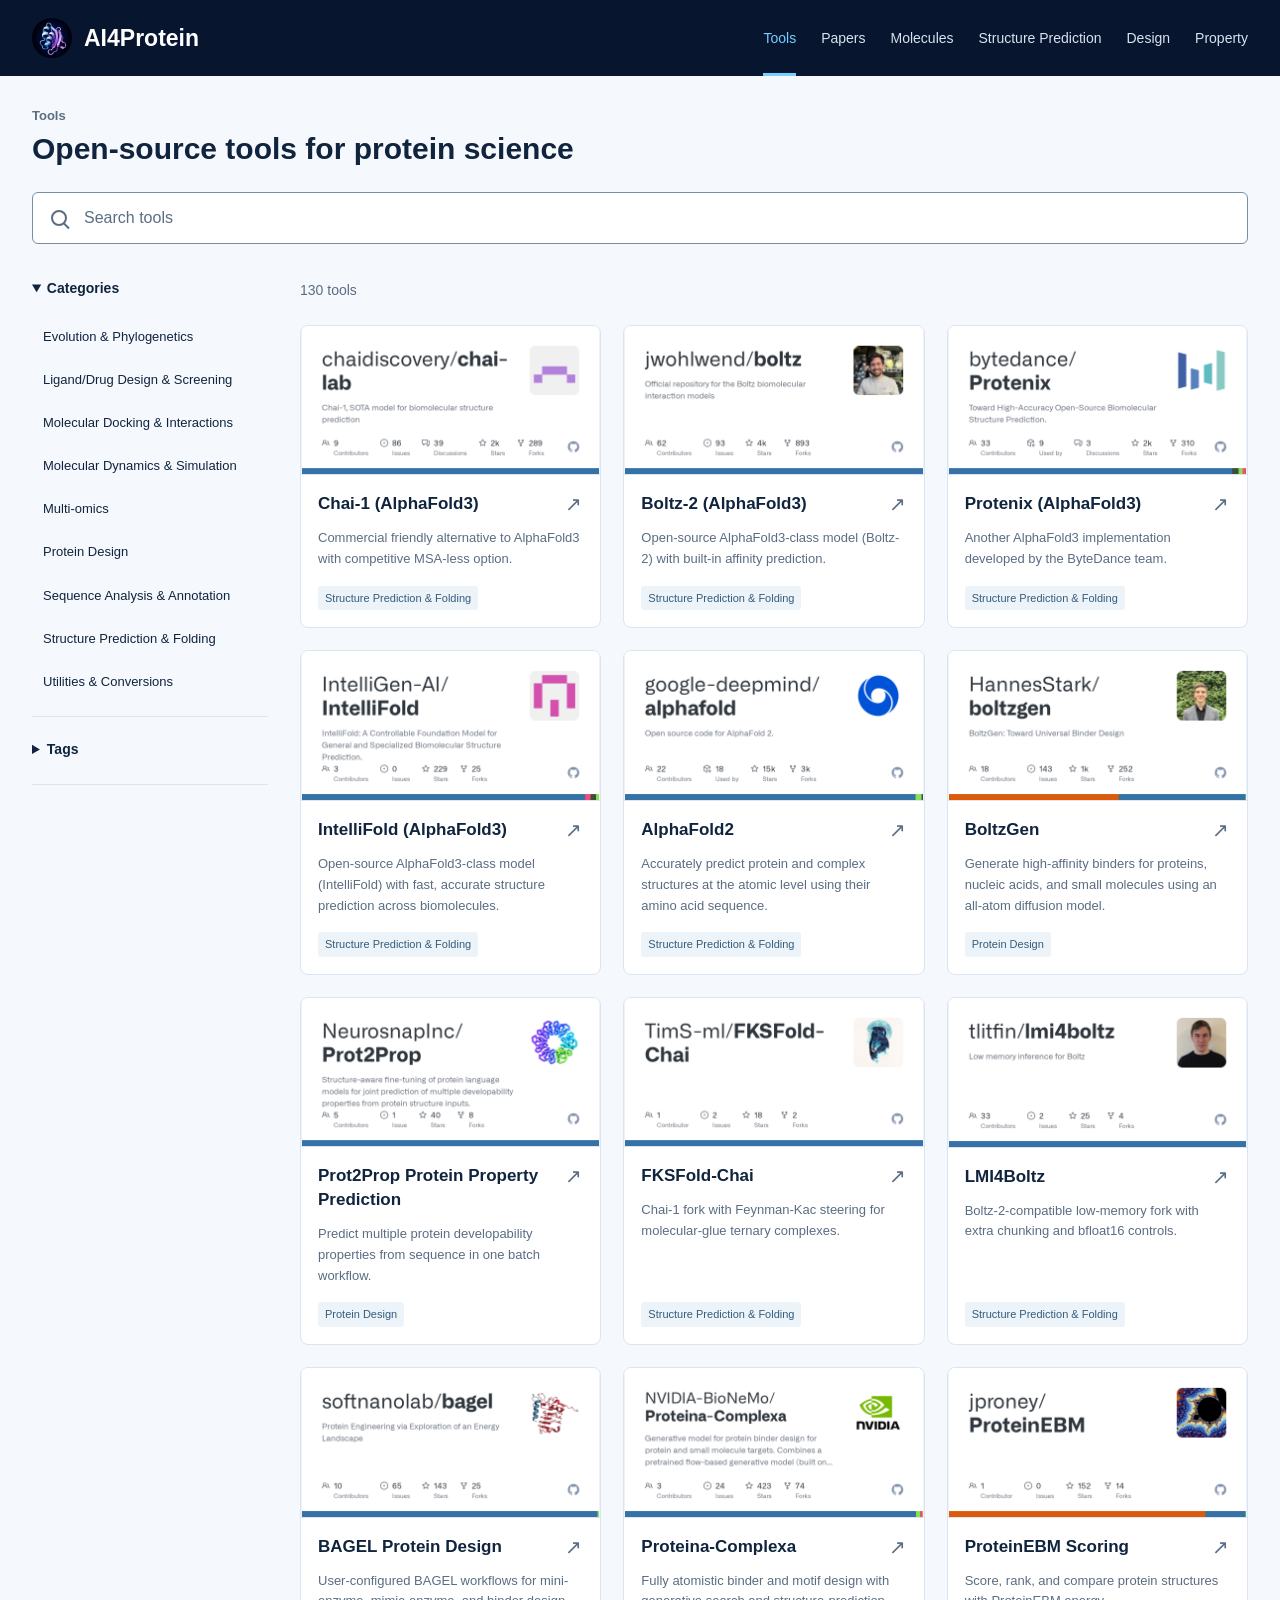
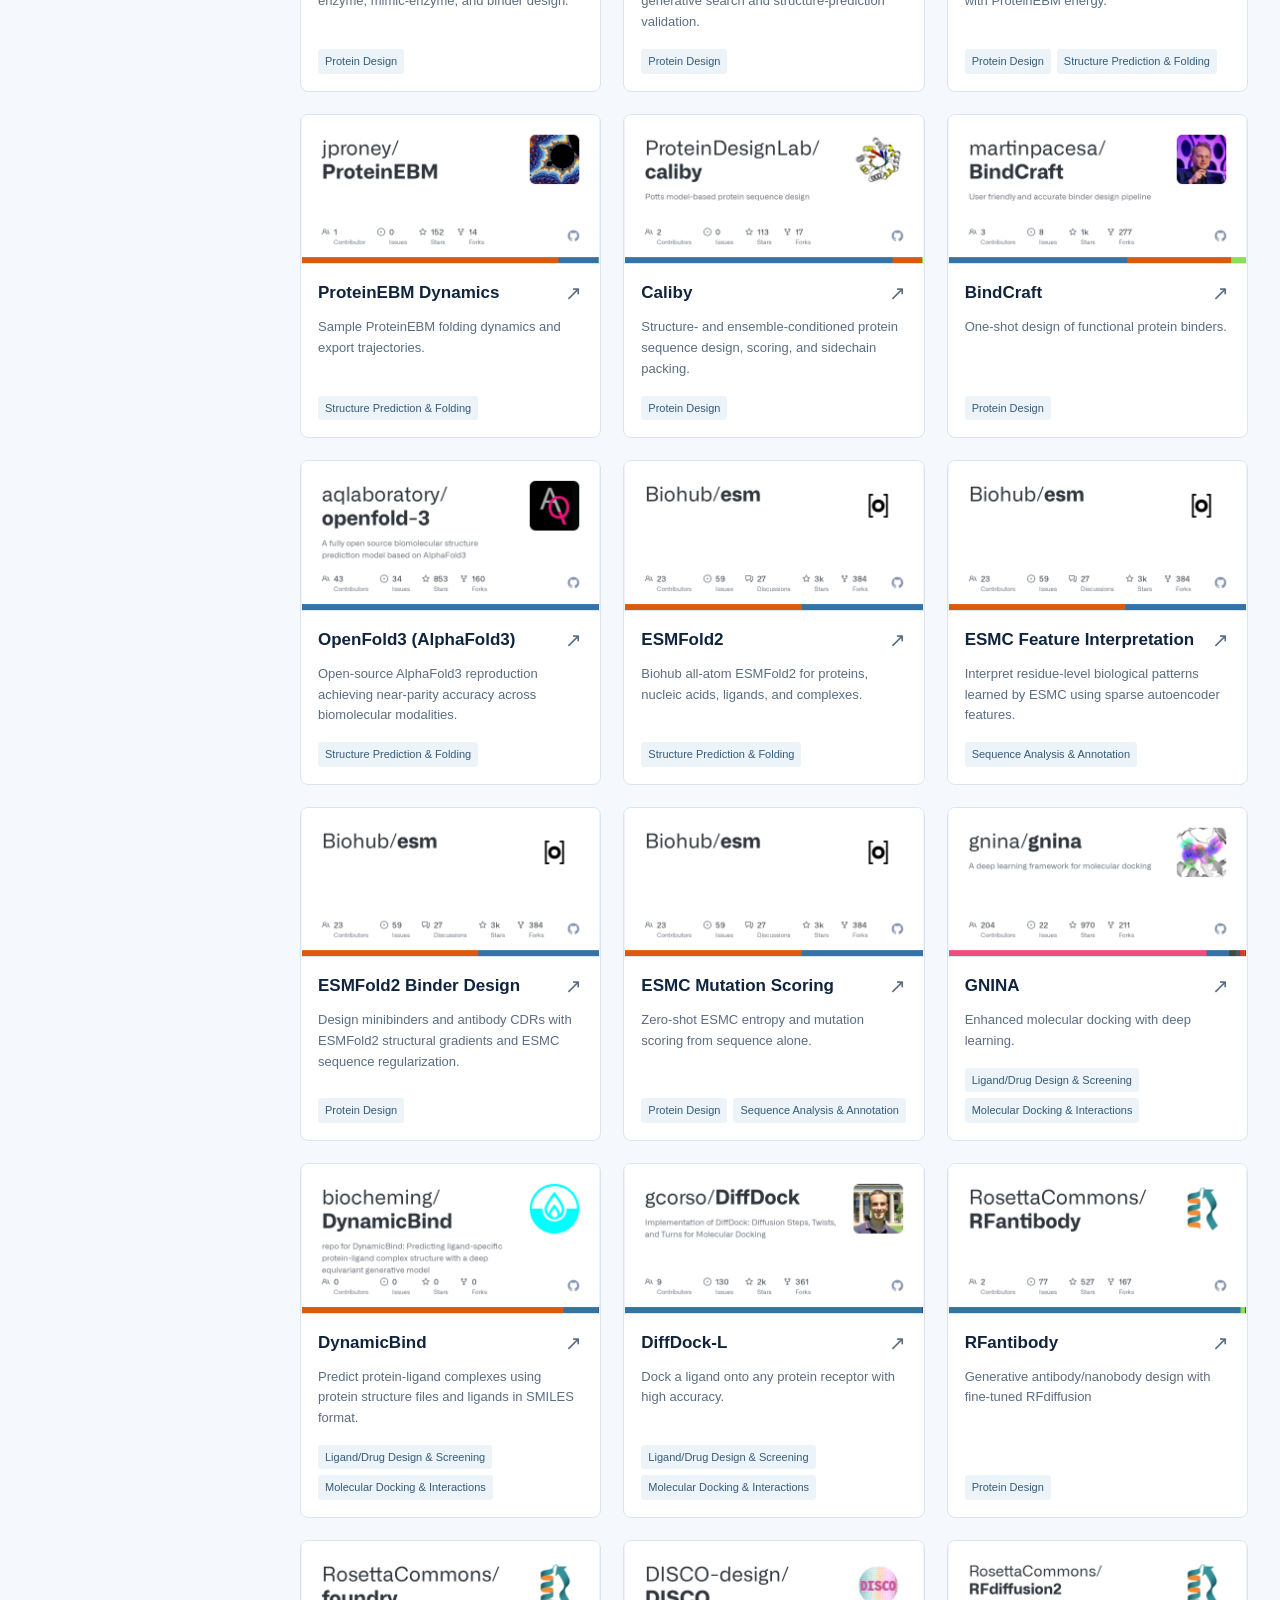
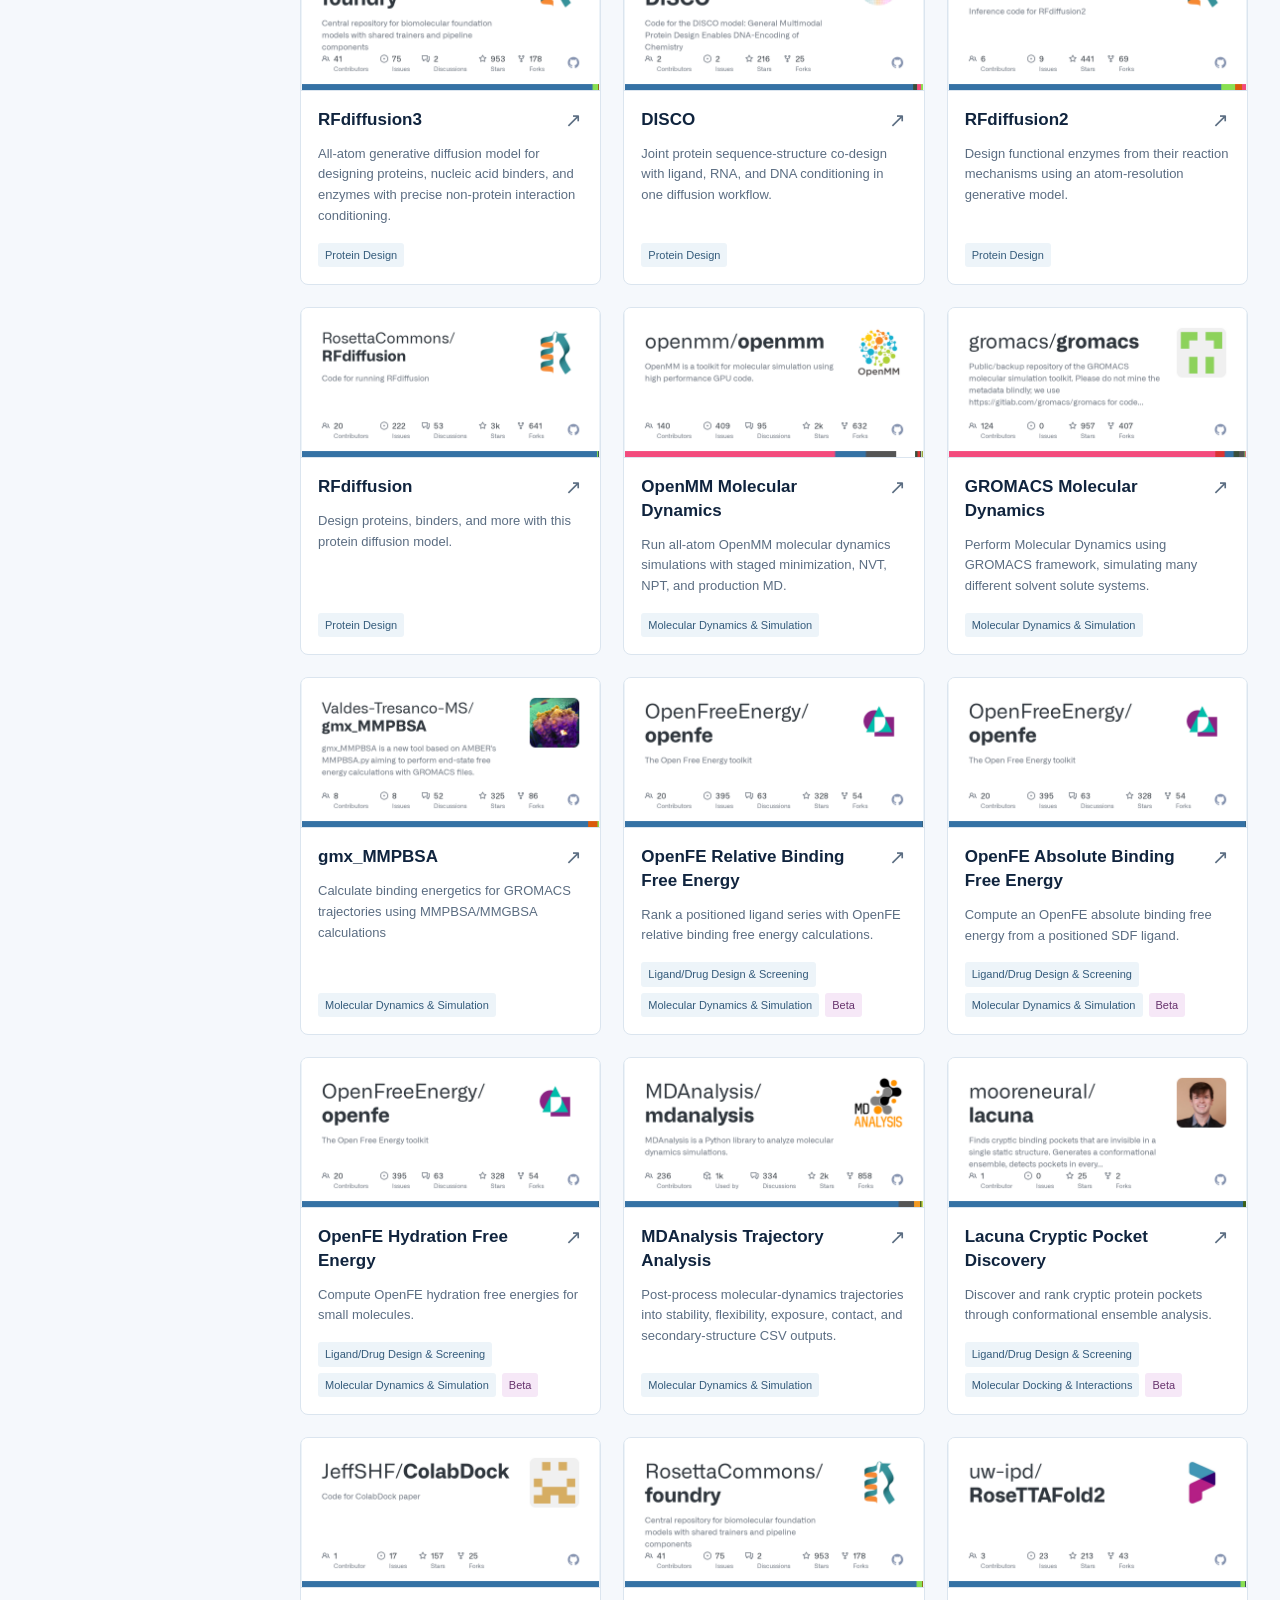
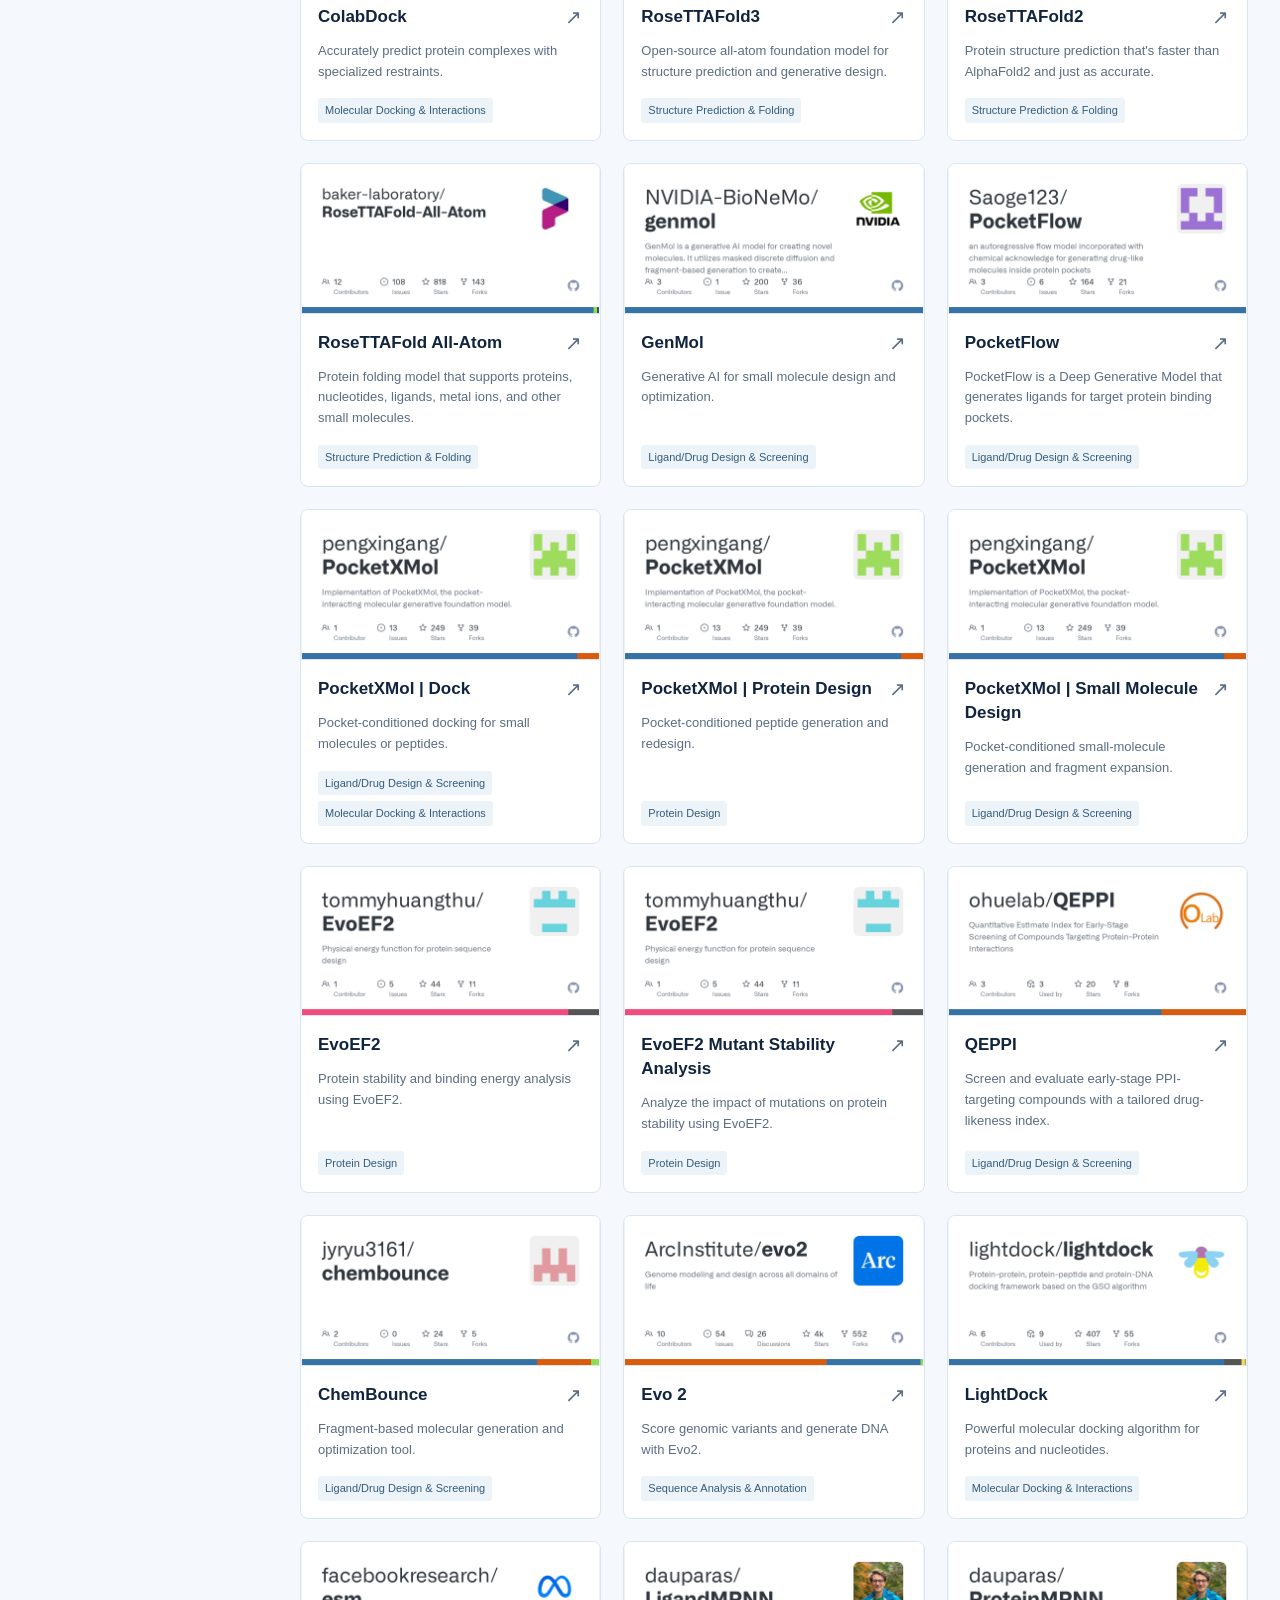
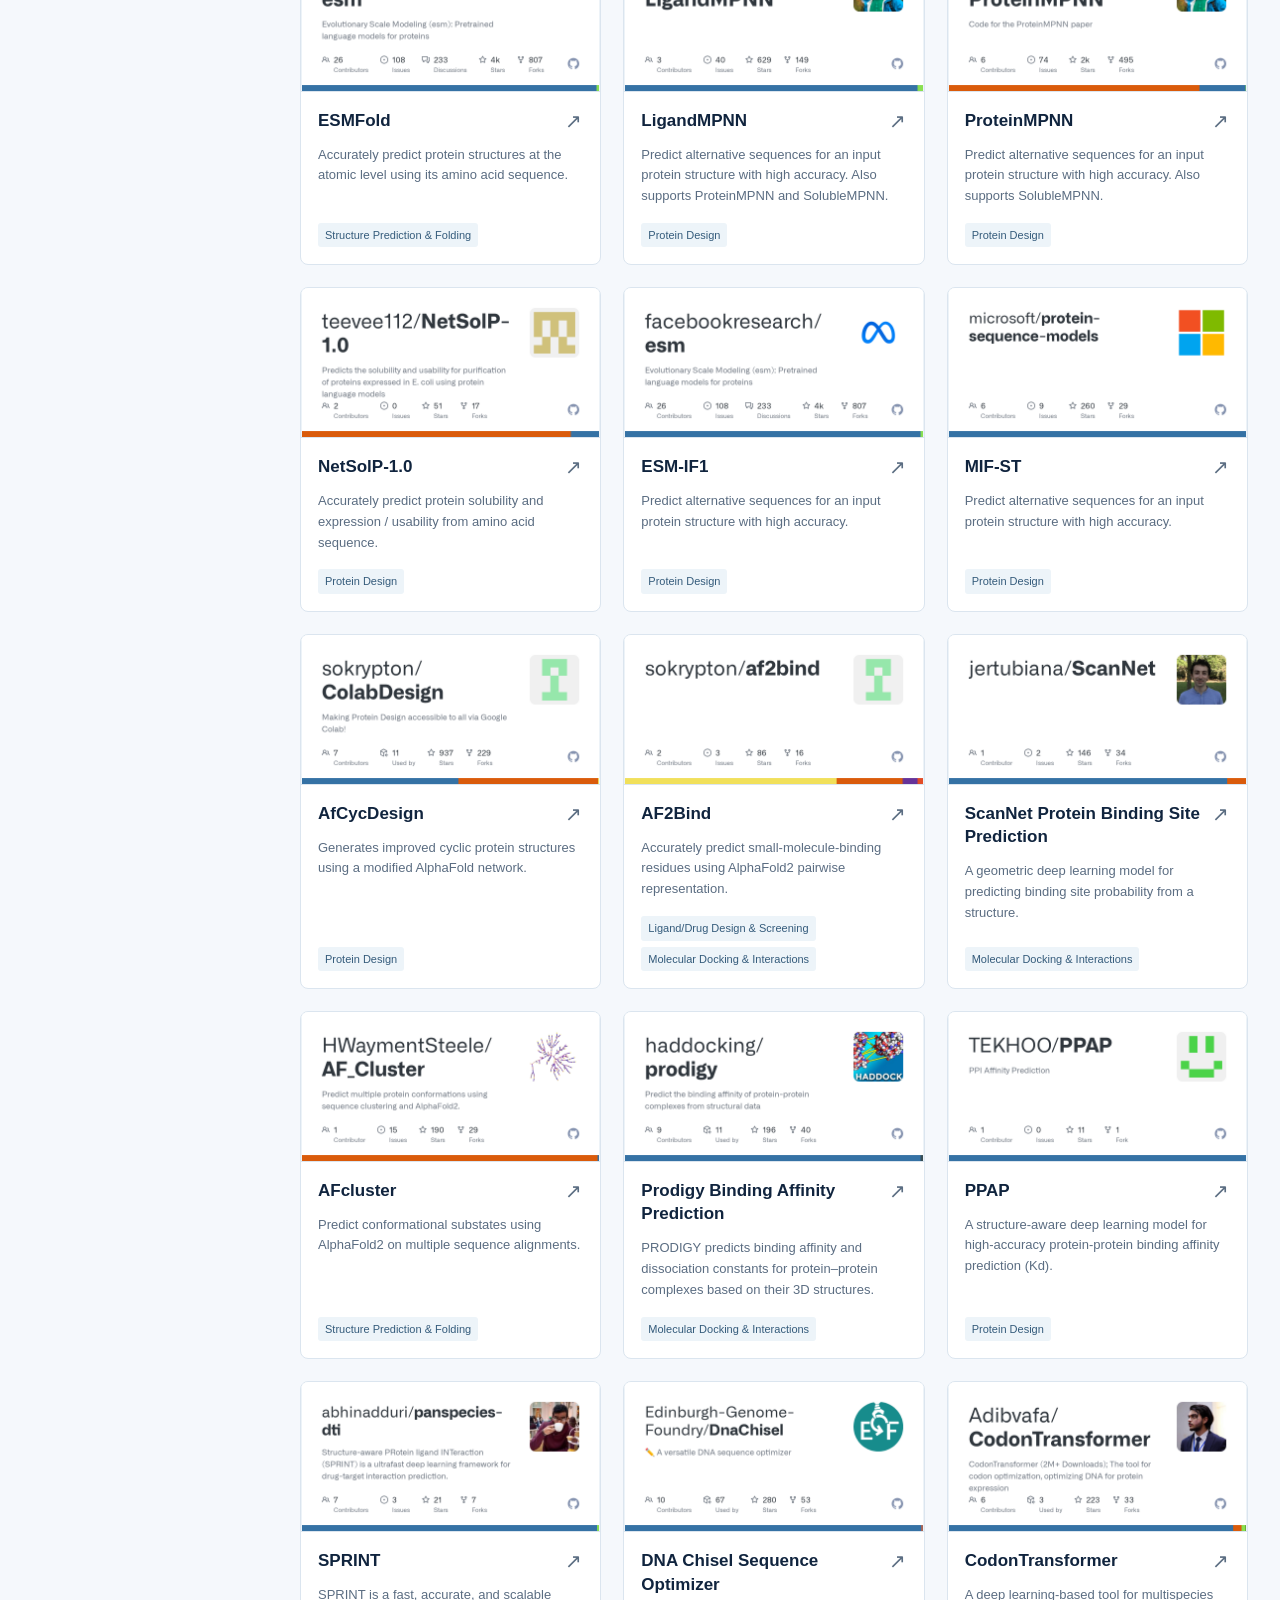
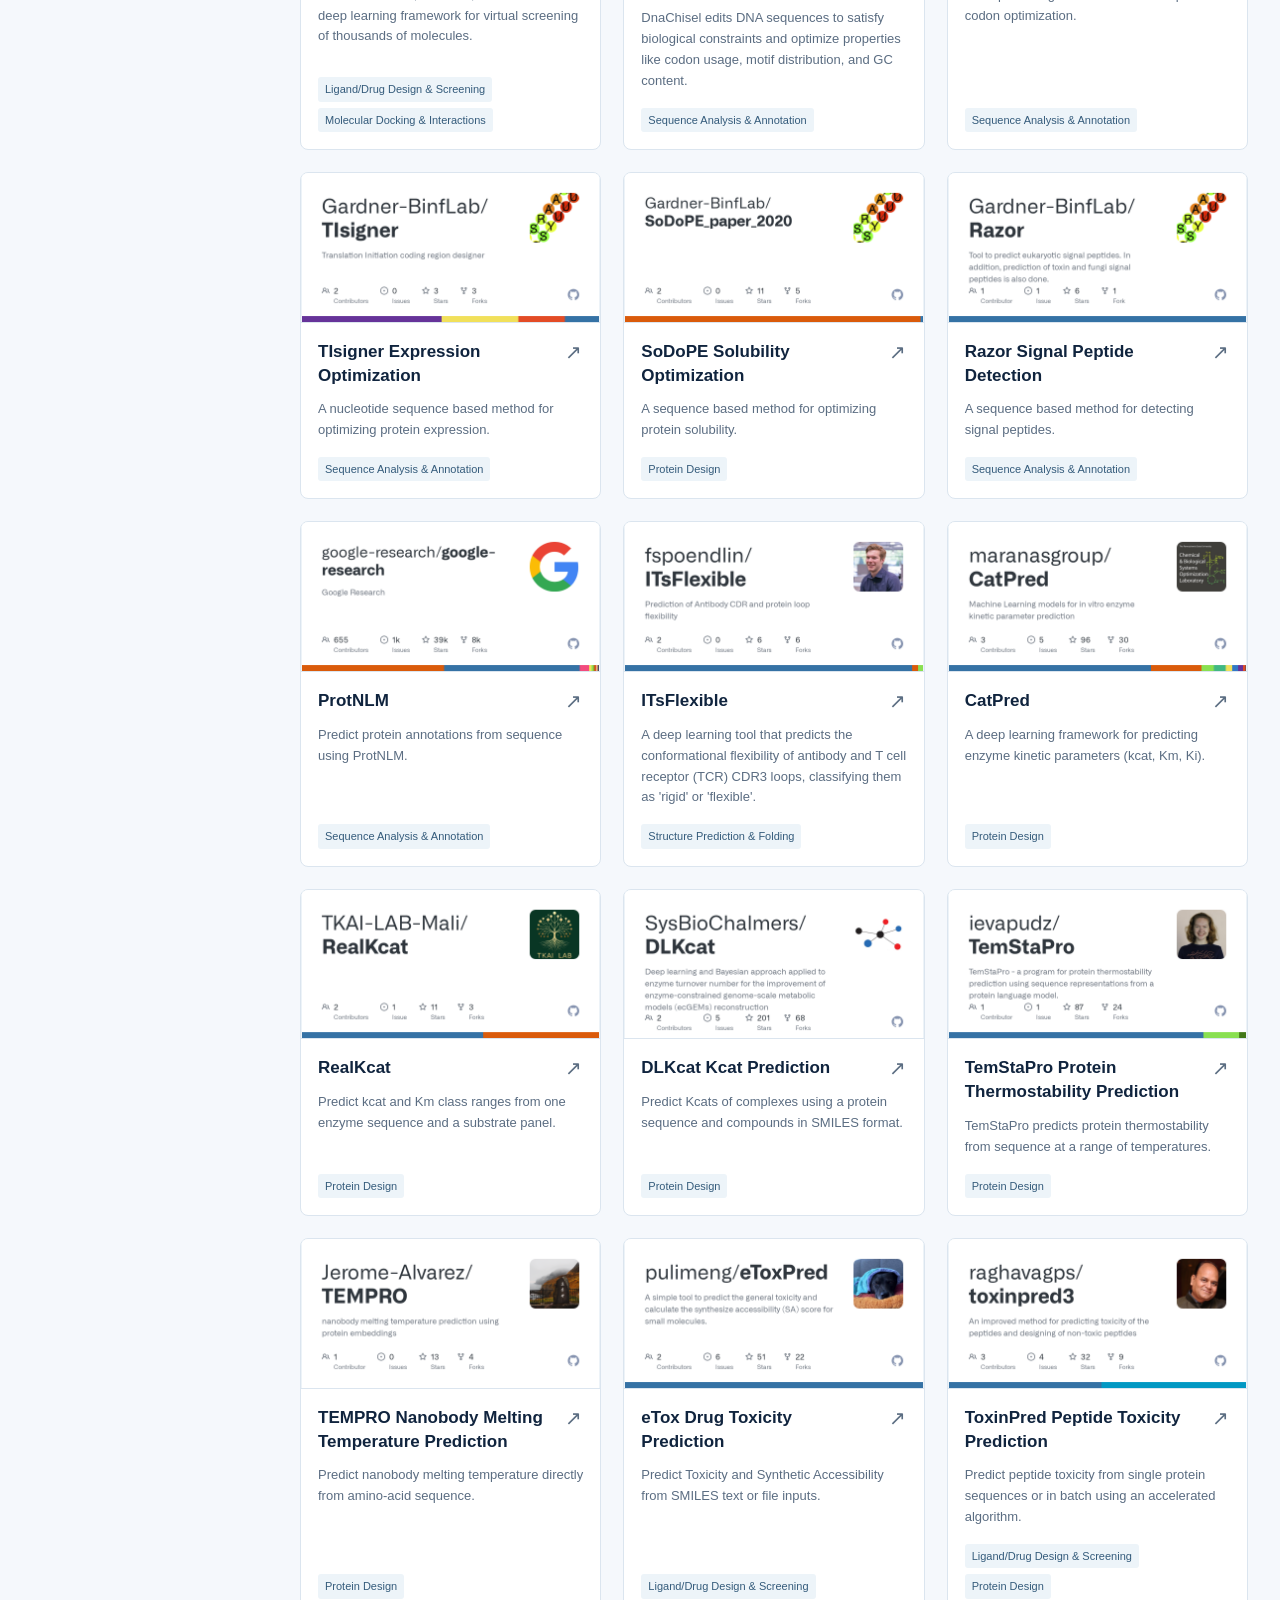
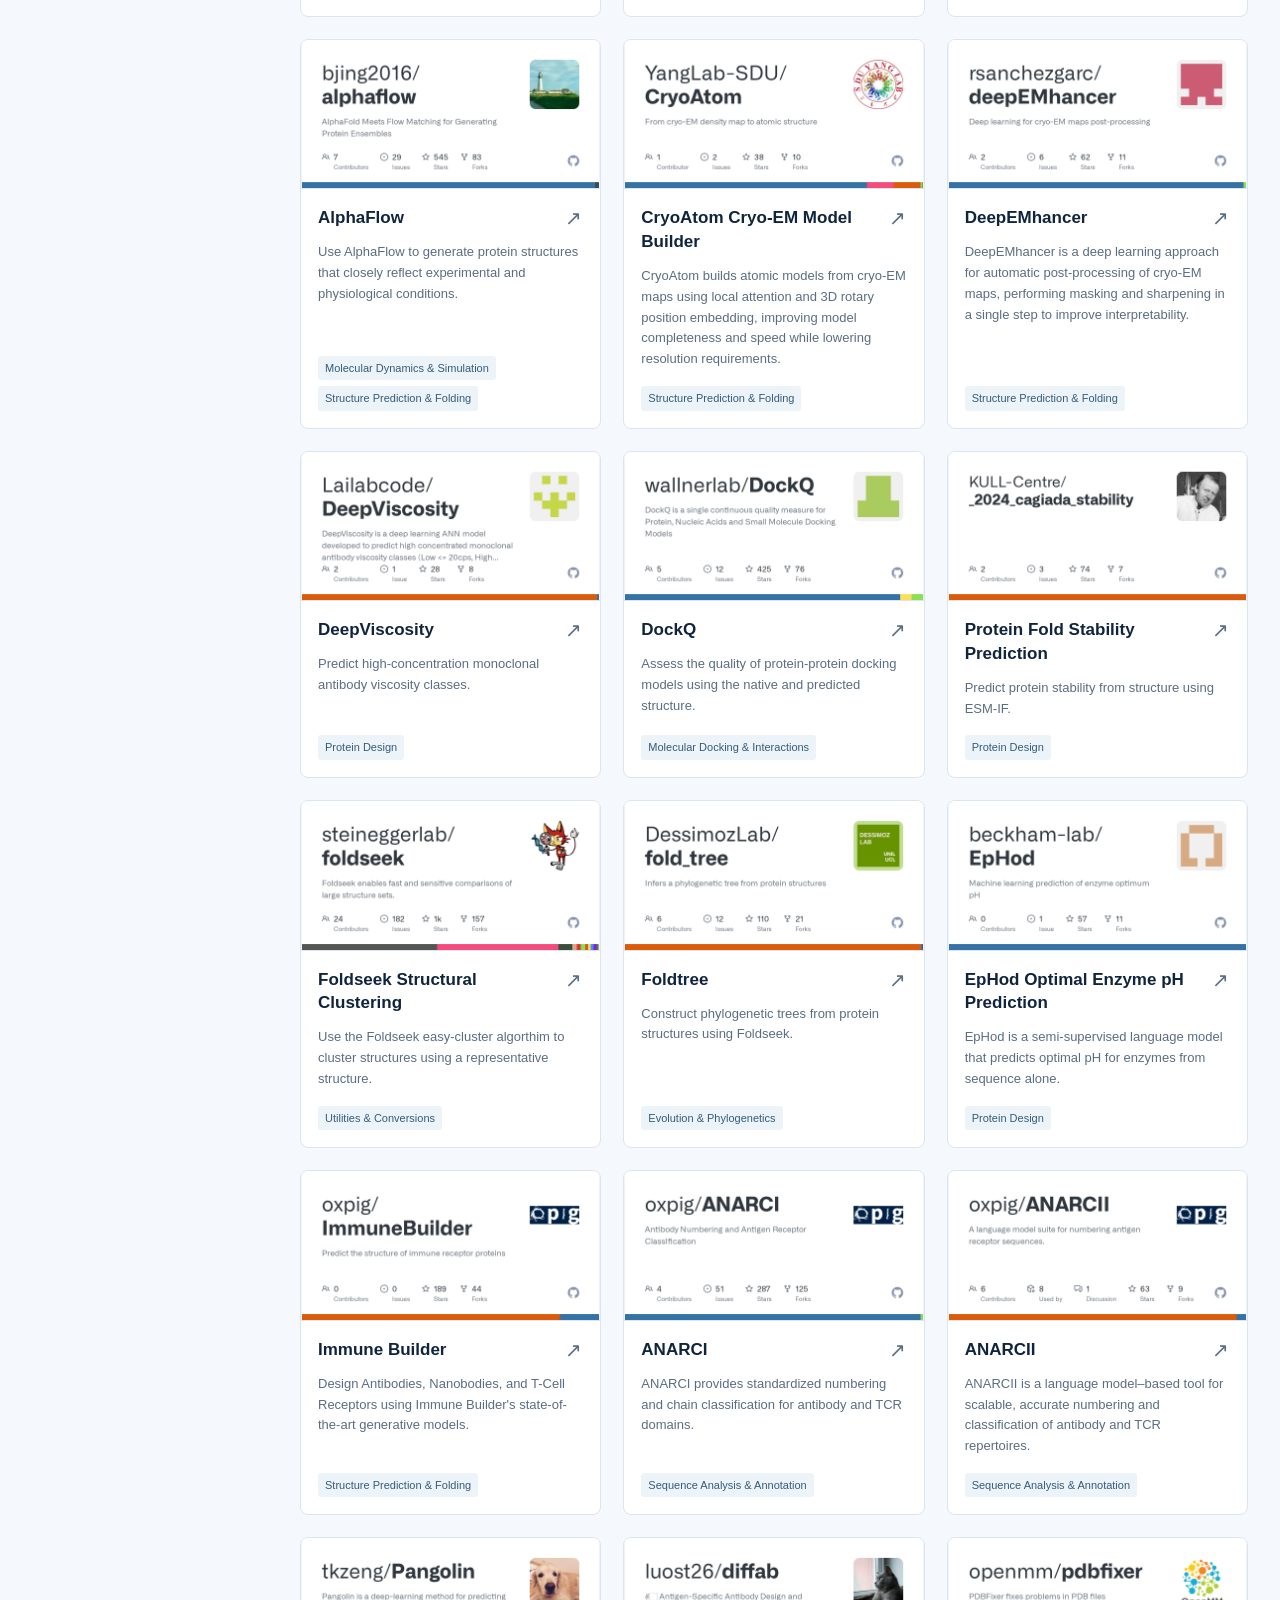
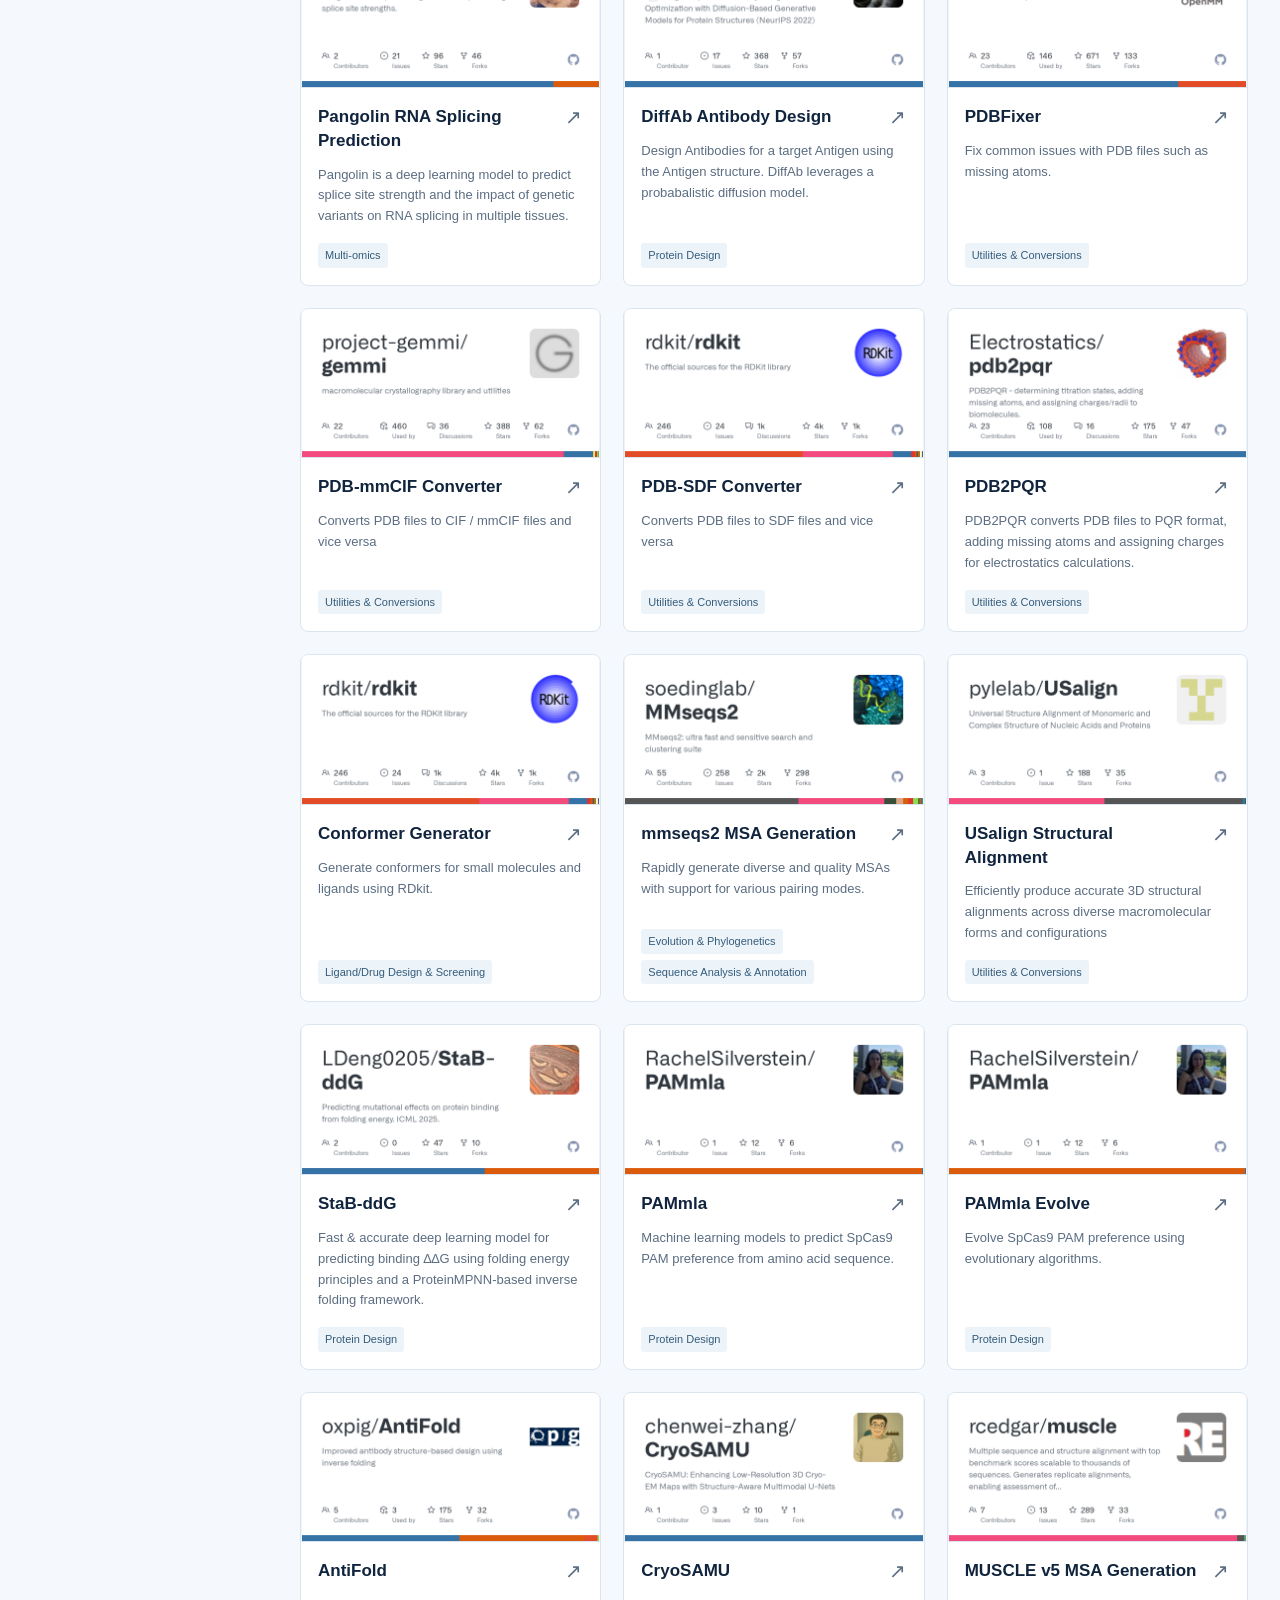
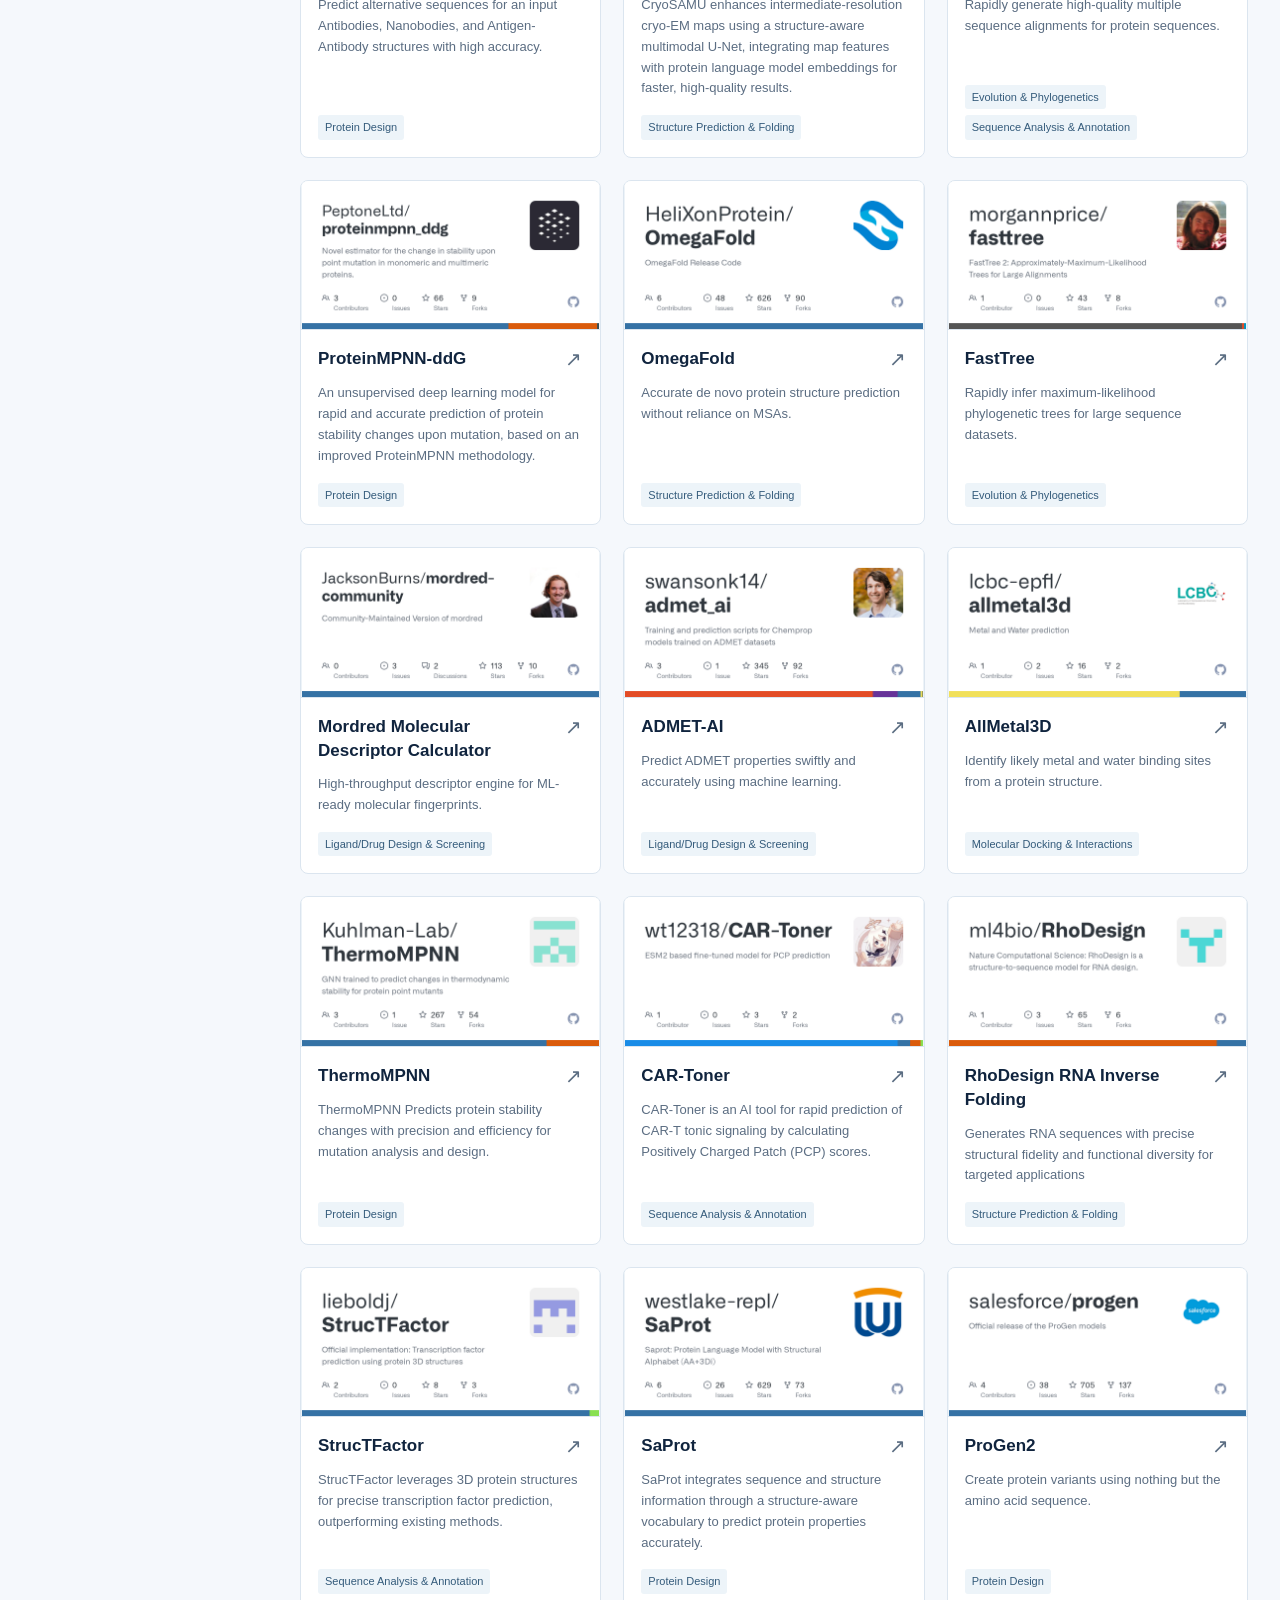
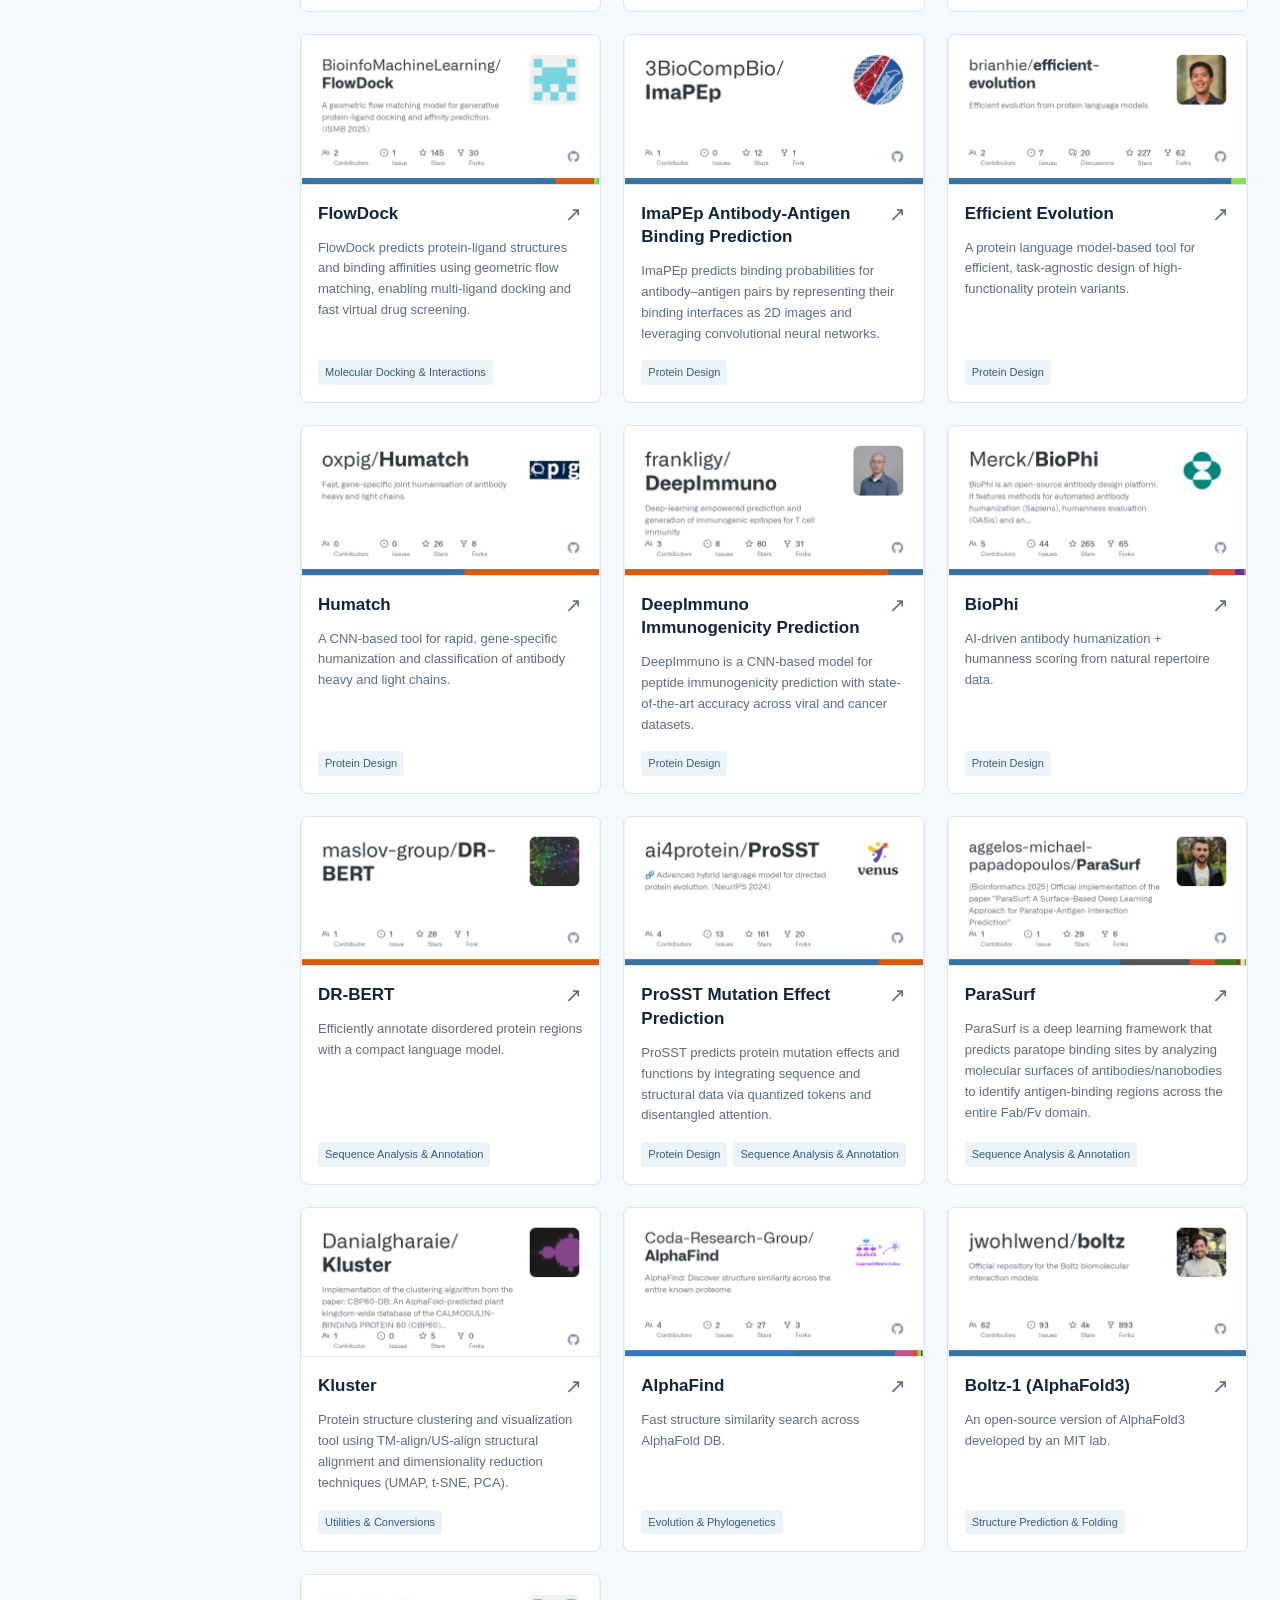
<file: index.html>
<!doctype html>
<html lang="en">
  <head>
    <meta charset="utf-8">
    <meta name="viewport" content="width=device-width, initial-scale=1">
    <meta name="description" content="AI4Protein: open-source tools for protein science, structure prediction, design, and analysis.">
    <title>Tools | AI4Protein</title>
    <link rel="icon" href="assets/images/avatar.jpeg">
    <link rel="stylesheet" href="assets/css/styles.css">
    <script type="module" src="assets/js/app.js"></script>
  </head>
  <body>
    <a class="skip-link" href="#main">Skip to content</a>
    <header class="site-header">
      <div class="header-inner container">
        <a class="brand" href="./" aria-label="AI4Protein home">
          <img src="assets/images/avatar.jpeg" width="40" height="40" alt="">
          <span>AI4Protein</span>
        </a>
        <button class="icon-button menu-button" type="button" aria-label="Open navigation" title="Open navigation" aria-expanded="false" aria-controls="primary-navigation">
          <span class="menu-icon" aria-hidden="true"></span>
        </button>
        <nav id="primary-navigation" class="primary-navigation" aria-label="Primary">
          <a href="./" aria-current="page">Tools</a>
          <a href="papers/">Papers</a>
          <a href="molecules/">Molecules</a>
          <a href="structure-prediction/">Structure Prediction</a>
          <a href="design/">Design</a>
          <a href="property/">Property</a>
        </nav>
      </div>
    </header>

    <main id="main" class="container tools-page">
      <section class="catalog-heading" aria-labelledby="page-heading">
        <p class="eyebrow">Tools</p>
        <h1 id="page-heading">Open-source tools for protein science</h1>
        <div class="search-field" role="search">
          <span class="search-icon" aria-hidden="true"></span>
          <label class="visually-hidden" for="tool-search">Search tools</label>
          <input id="tool-search" type="search" placeholder="Search tools" autocomplete="off" disabled>
          <button id="clear-search" class="icon-button" type="button" aria-label="Clear search" title="Clear search" hidden>
            <span aria-hidden="true">&times;</span>
          </button>
        </div>
      </section>

      <div class="catalog-layout">
        <aside class="catalog-filters" aria-label="Filter tools">
          <details id="category-filters" class="filter-section" open>
            <summary>Categories</summary>
            <fieldset disabled>
              <legend class="visually-hidden">Categories</legend>
              <div id="category-options" class="category-options"></div>
            </fieldset>
          </details>
          <details id="tag-filters" class="filter-section">
            <summary>Tags <span id="tag-selection-count"></span></summary>
            <fieldset disabled>
              <legend class="visually-hidden">Tags</legend>
              <div id="tag-options" class="tag-options"></div>
            </fieldset>
          </details>
        </aside>

        <section class="catalog-results" aria-label="Tool catalog" aria-busy="true">
          <div class="results-toolbar">
            <p id="catalog-status" role="status" aria-live="polite" aria-atomic="true">Loading tools&hellip;</p>
            <button id="clear-filters" class="clear-button" type="button" hidden>
              <span aria-hidden="true">&times;</span> Clear filters
            </button>
          </div>
          <div id="tool-grid" class="tool-grid"></div>
          <div id="no-results" class="empty-state" hidden>
            <h2>No tools found</h2>
          </div>
          <div id="catalog-error" class="empty-state" role="alert" hidden>
            <h2>Catalog unavailable</h2>
            <p>Please try again later.</p>
          </div>
          <noscript><p>JavaScript is required to load the tool catalog.</p></noscript>
        </section>
      </div>
    </main>

    <footer class="site-footer">
      <div class="container"><span>AI4Protein</span><a href="https://github.com/ai4proteins/ai4proteins.github.io" target="_blank" rel="noopener noreferrer">GitHub <span aria-hidden="true">&nearr;</span></a></div>
    </footer>
  </body>
</html>
</file>
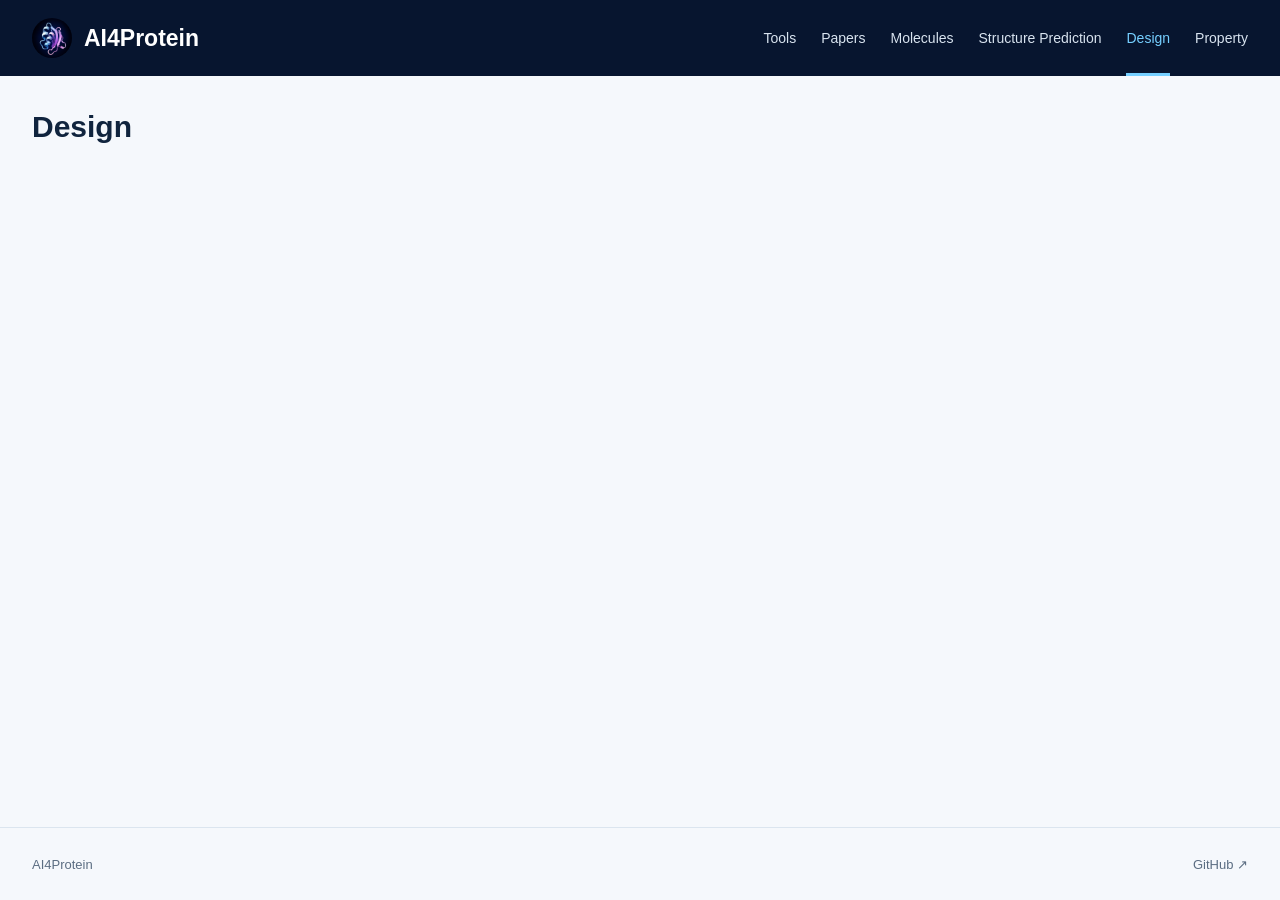
<file: design/index.html>
<!doctype html>
<html lang="en">
  <head>
    <meta charset="utf-8">
    <meta name="viewport" content="width=device-width, initial-scale=1">
    <meta name="description" content="AI4Protein: open-source tools for protein science, structure prediction, design, and analysis.">
    <title>Design | AI4Protein</title>
    <link rel="icon" href="../assets/images/avatar.jpeg">
    <link rel="stylesheet" href="../assets/css/styles.css">
    <script type="module" src="../assets/js/app.js"></script>
  </head>
  <body>
    <a class="skip-link" href="#main">Skip to content</a>
    <header class="site-header">
      <div class="header-inner container">
        <a class="brand" href="../" aria-label="AI4Protein home">
          <img src="../assets/images/avatar.jpeg" width="40" height="40" alt="">
          <span>AI4Protein</span>
        </a>
        <button class="icon-button menu-button" type="button" aria-label="Open navigation" title="Open navigation" aria-expanded="false" aria-controls="primary-navigation">
          <span class="menu-icon" aria-hidden="true"></span>
        </button>
        <nav id="primary-navigation" class="primary-navigation" aria-label="Primary">
          <a href="../">Tools</a>
          <a href="../papers/">Papers</a>
          <a href="../molecules/">Molecules</a>
          <a href="../structure-prediction/">Structure Prediction</a>
          <a href="./" aria-current="page">Design</a>
          <a href="../property/">Property</a>
        </nav>
      </div>
    </header>

    <main id="main" class="container tools-page">
      <section class="placeholder-page" aria-labelledby="page-title">
        <h1 id="page-title">Design</h1>
      </section>
    </main>

    <footer class="site-footer">
      <div class="container"><span>AI4Protein</span><a href="https://github.com/ai4proteins/ai4proteins.github.io" target="_blank" rel="noopener noreferrer">GitHub <span aria-hidden="true">&nearr;</span></a></div>
    </footer>
  </body>
</html>
</file>
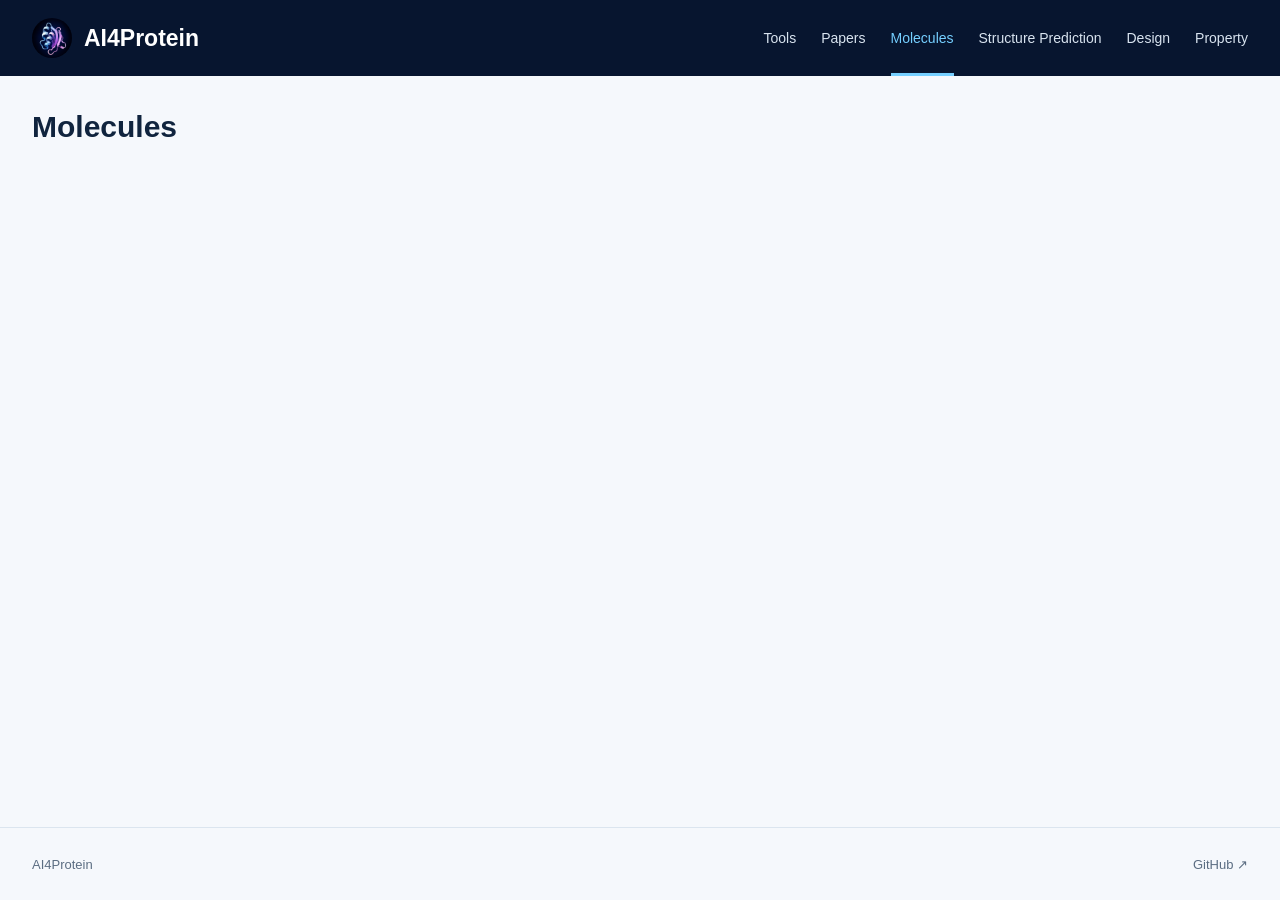
<file: molecules/index.html>
<!doctype html>
<html lang="en">
  <head>
    <meta charset="utf-8">
    <meta name="viewport" content="width=device-width, initial-scale=1">
    <meta name="description" content="AI4Protein: open-source tools for protein science, structure prediction, design, and analysis.">
    <title>Molecules | AI4Protein</title>
    <link rel="icon" href="../assets/images/avatar.jpeg">
    <link rel="stylesheet" href="../assets/css/styles.css">
    <script type="module" src="../assets/js/app.js"></script>
  </head>
  <body>
    <a class="skip-link" href="#main">Skip to content</a>
    <header class="site-header">
      <div class="header-inner container">
        <a class="brand" href="../" aria-label="AI4Protein home">
          <img src="../assets/images/avatar.jpeg" width="40" height="40" alt="">
          <span>AI4Protein</span>
        </a>
        <button class="icon-button menu-button" type="button" aria-label="Open navigation" title="Open navigation" aria-expanded="false" aria-controls="primary-navigation">
          <span class="menu-icon" aria-hidden="true"></span>
        </button>
        <nav id="primary-navigation" class="primary-navigation" aria-label="Primary">
          <a href="../">Tools</a>
          <a href="../papers/">Papers</a>
          <a href="./" aria-current="page">Molecules</a>
          <a href="../structure-prediction/">Structure Prediction</a>
          <a href="../design/">Design</a>
          <a href="../property/">Property</a>
        </nav>
      </div>
    </header>

    <main id="main" class="container tools-page">
      <section class="placeholder-page" aria-labelledby="page-title">
        <h1 id="page-title">Molecules</h1>
      </section>
    </main>

    <footer class="site-footer">
      <div class="container"><span>AI4Protein</span><a href="https://github.com/ai4proteins/ai4proteins.github.io" target="_blank" rel="noopener noreferrer">GitHub <span aria-hidden="true">&nearr;</span></a></div>
    </footer>
  </body>
</html>
</file>
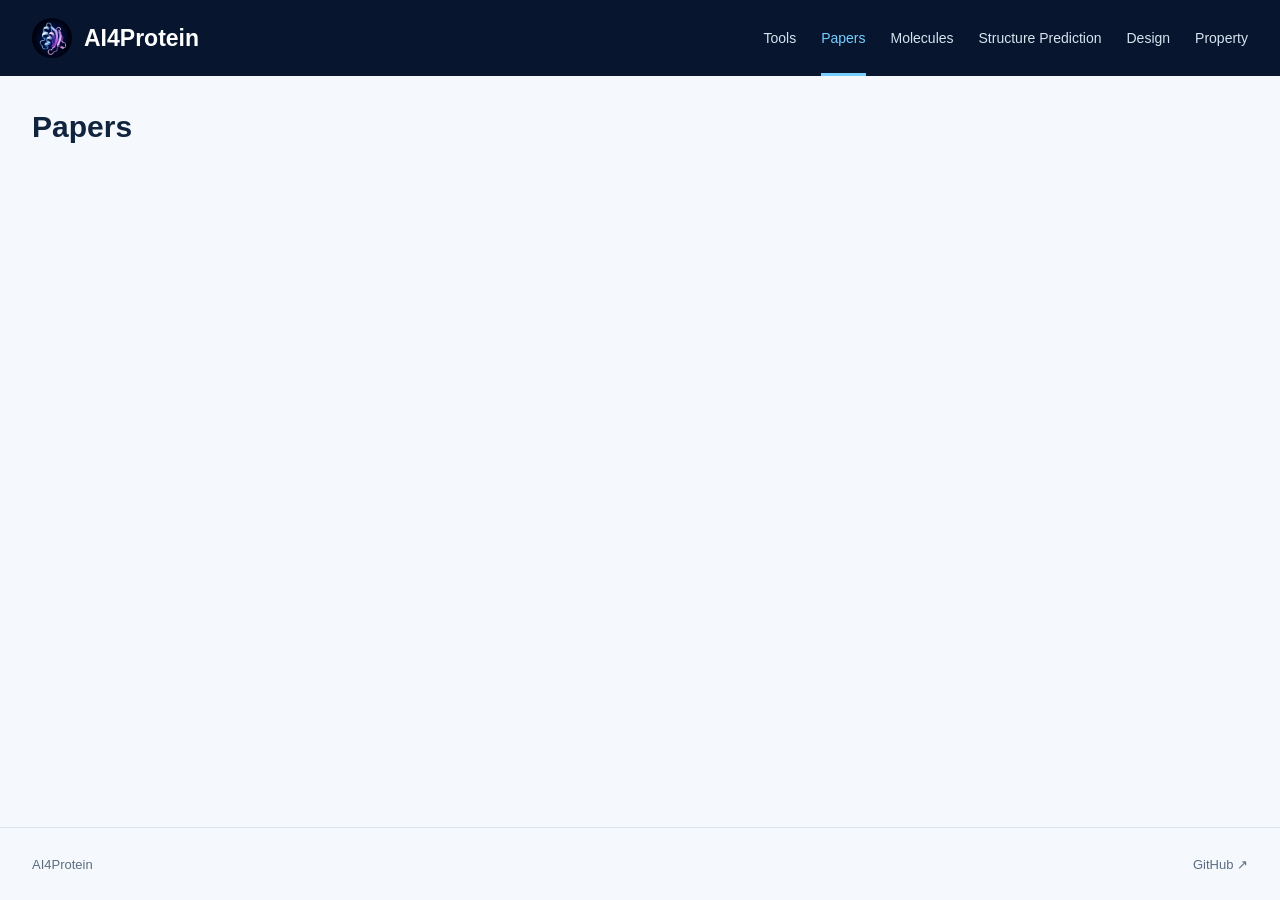
<file: papers/index.html>
<!doctype html>
<html lang="en">
  <head>
    <meta charset="utf-8">
    <meta name="viewport" content="width=device-width, initial-scale=1">
    <meta name="description" content="AI4Protein: open-source tools for protein science, structure prediction, design, and analysis.">
    <title>Papers | AI4Protein</title>
    <link rel="icon" href="../assets/images/avatar.jpeg">
    <link rel="stylesheet" href="../assets/css/styles.css">
    <script type="module" src="../assets/js/app.js"></script>
  </head>
  <body>
    <a class="skip-link" href="#main">Skip to content</a>
    <header class="site-header">
      <div class="header-inner container">
        <a class="brand" href="../" aria-label="AI4Protein home">
          <img src="../assets/images/avatar.jpeg" width="40" height="40" alt="">
          <span>AI4Protein</span>
        </a>
        <button class="icon-button menu-button" type="button" aria-label="Open navigation" title="Open navigation" aria-expanded="false" aria-controls="primary-navigation">
          <span class="menu-icon" aria-hidden="true"></span>
        </button>
        <nav id="primary-navigation" class="primary-navigation" aria-label="Primary">
          <a href="../">Tools</a>
          <a href="./" aria-current="page">Papers</a>
          <a href="../molecules/">Molecules</a>
          <a href="../structure-prediction/">Structure Prediction</a>
          <a href="../design/">Design</a>
          <a href="../property/">Property</a>
        </nav>
      </div>
    </header>

    <main id="main" class="container tools-page">
      <section class="placeholder-page" aria-labelledby="page-title">
        <h1 id="page-title">Papers</h1>
      </section>
    </main>

    <footer class="site-footer">
      <div class="container"><span>AI4Protein</span><a href="https://github.com/ai4proteins/ai4proteins.github.io" target="_blank" rel="noopener noreferrer">GitHub <span aria-hidden="true">&nearr;</span></a></div>
    </footer>
  </body>
</html>
</file>
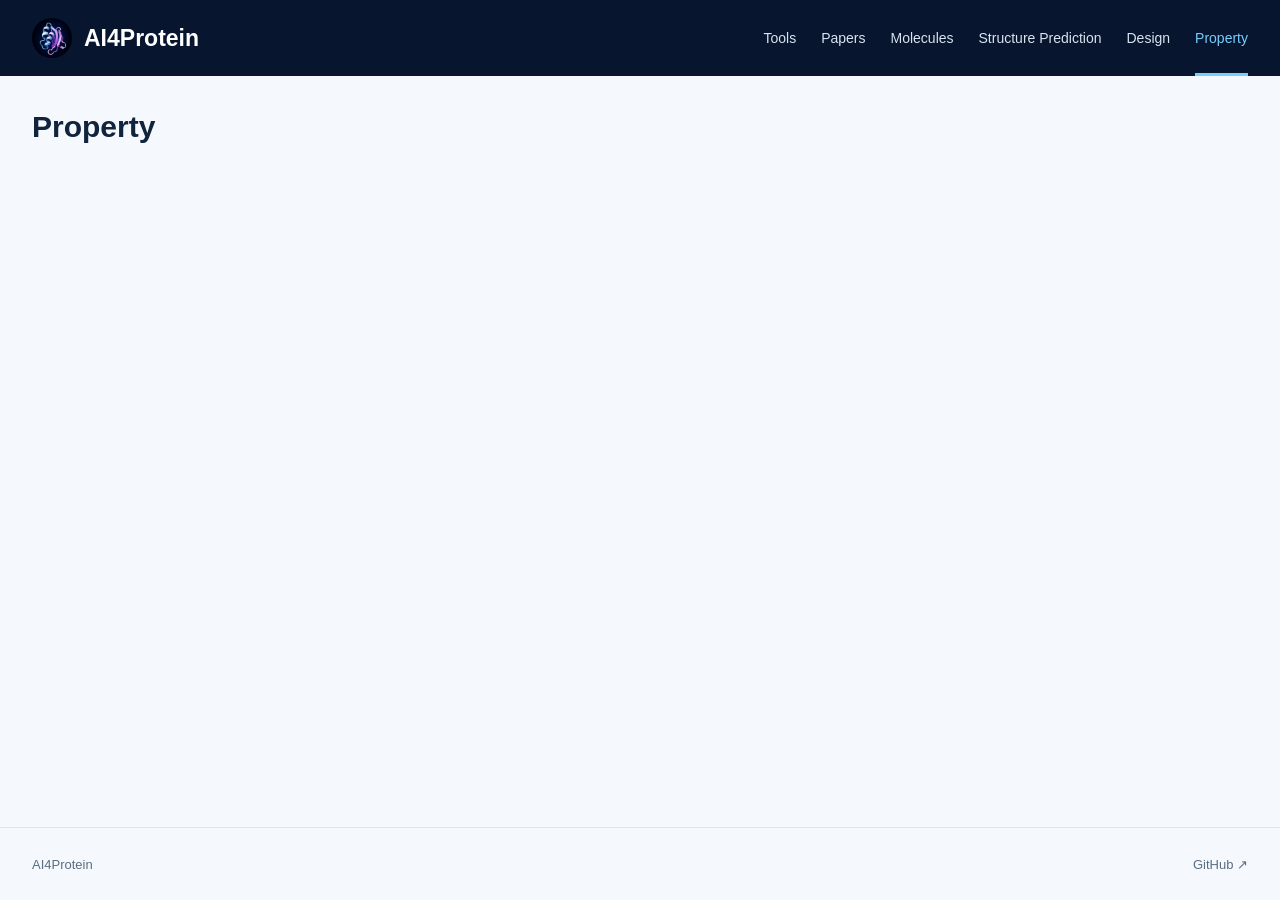
<file: property/index.html>
<!doctype html>
<html lang="en">
  <head>
    <meta charset="utf-8">
    <meta name="viewport" content="width=device-width, initial-scale=1">
    <meta name="description" content="AI4Protein: open-source tools for protein science, structure prediction, design, and analysis.">
    <title>Property | AI4Protein</title>
    <link rel="icon" href="../assets/images/avatar.jpeg">
    <link rel="stylesheet" href="../assets/css/styles.css">
    <script type="module" src="../assets/js/app.js"></script>
  </head>
  <body>
    <a class="skip-link" href="#main">Skip to content</a>
    <header class="site-header">
      <div class="header-inner container">
        <a class="brand" href="../" aria-label="AI4Protein home">
          <img src="../assets/images/avatar.jpeg" width="40" height="40" alt="">
          <span>AI4Protein</span>
        </a>
        <button class="icon-button menu-button" type="button" aria-label="Open navigation" title="Open navigation" aria-expanded="false" aria-controls="primary-navigation">
          <span class="menu-icon" aria-hidden="true"></span>
        </button>
        <nav id="primary-navigation" class="primary-navigation" aria-label="Primary">
          <a href="../">Tools</a>
          <a href="../papers/">Papers</a>
          <a href="../molecules/">Molecules</a>
          <a href="../structure-prediction/">Structure Prediction</a>
          <a href="../design/">Design</a>
          <a href="./" aria-current="page">Property</a>
        </nav>
      </div>
    </header>

    <main id="main" class="container tools-page">
      <section class="placeholder-page" aria-labelledby="page-title">
        <h1 id="page-title">Property</h1>
      </section>
    </main>

    <footer class="site-footer">
      <div class="container"><span>AI4Protein</span><a href="https://github.com/ai4proteins/ai4proteins.github.io" target="_blank" rel="noopener noreferrer">GitHub <span aria-hidden="true">&nearr;</span></a></div>
    </footer>
  </body>
</html>
</file>
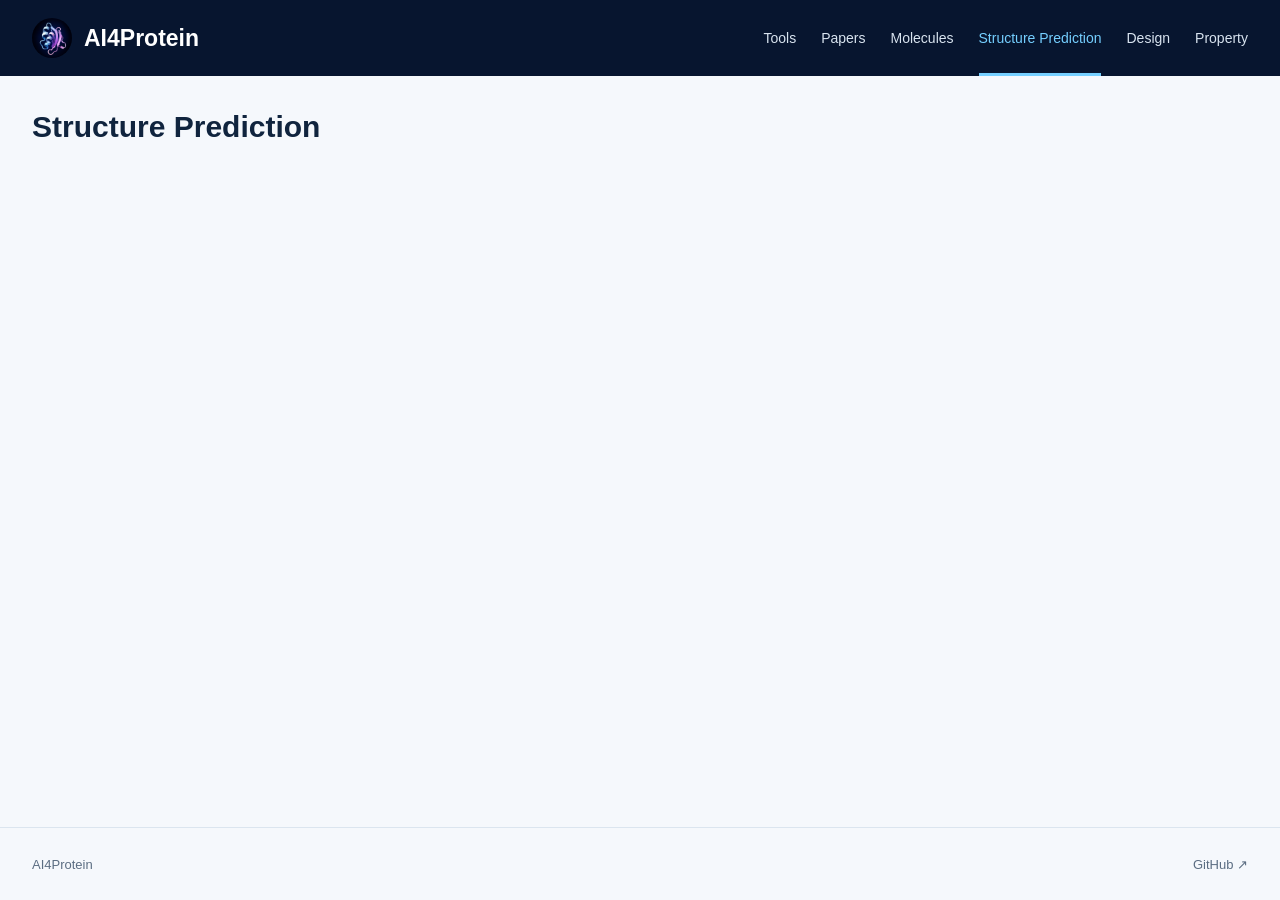
<file: structure-prediction/index.html>
<!doctype html>
<html lang="en">
  <head>
    <meta charset="utf-8">
    <meta name="viewport" content="width=device-width, initial-scale=1">
    <meta name="description" content="AI4Protein: open-source tools for protein science, structure prediction, design, and analysis.">
    <title>Structure Prediction | AI4Protein</title>
    <link rel="icon" href="../assets/images/avatar.jpeg">
    <link rel="stylesheet" href="../assets/css/styles.css">
    <script type="module" src="../assets/js/app.js"></script>
  </head>
  <body>
    <a class="skip-link" href="#main">Skip to content</a>
    <header class="site-header">
      <div class="header-inner container">
        <a class="brand" href="../" aria-label="AI4Protein home">
          <img src="../assets/images/avatar.jpeg" width="40" height="40" alt="">
          <span>AI4Protein</span>
        </a>
        <button class="icon-button menu-button" type="button" aria-label="Open navigation" title="Open navigation" aria-expanded="false" aria-controls="primary-navigation">
          <span class="menu-icon" aria-hidden="true"></span>
        </button>
        <nav id="primary-navigation" class="primary-navigation" aria-label="Primary">
          <a href="../">Tools</a>
          <a href="../papers/">Papers</a>
          <a href="../molecules/">Molecules</a>
          <a href="./" aria-current="page">Structure Prediction</a>
          <a href="../design/">Design</a>
          <a href="../property/">Property</a>
        </nav>
      </div>
    </header>

    <main id="main" class="container tools-page">
      <section class="placeholder-page" aria-labelledby="page-title">
        <h1 id="page-title">Structure Prediction</h1>
      </section>
    </main>

    <footer class="site-footer">
      <div class="container"><span>AI4Protein</span><a href="https://github.com/ai4proteins/ai4proteins.github.io" target="_blank" rel="noopener noreferrer">GitHub <span aria-hidden="true">&nearr;</span></a></div>
    </footer>
  </body>
</html>
</file>
<file: assets/css/styles.css>
:root {
  --navy-950: #050b20;
  --navy-900: #07152f;
  --ink: #10243e;
  --muted: #5b6d82;
  --ice: #75cfff;
  --orchid: #d58bdc;
  --surface: #f5f8fc;
  --line: #dbe5ef;
  --radius: 8px;
  --content: 1320px;
  font-family: -apple-system, BlinkMacSystemFont, "Segoe UI", sans-serif;
  color: var(--ink);
  background: var(--surface);
  font-size: 16px;
  letter-spacing: 0;
}

* { box-sizing: border-box; }
[hidden] { display: none !important; }
body { margin: 0; min-height: 100vh; display: flex; flex-direction: column; }
button, input { font: inherit; letter-spacing: 0; }
button, summary { cursor: pointer; }
a { color: inherit; }
button, a, h1, h2, p, span, summary { overflow-wrap: anywhere; }
button { color: inherit; }
button:disabled, input:disabled { cursor: wait; }
button:focus-visible, a:focus-visible, summary:focus-visible, input:focus-visible {
  outline: 3px solid #3979b4;
  outline-offset: 4px;
}
.container { width: min(var(--content), calc(100% - 64px)); margin-inline: auto; }
.visually-hidden { position: absolute; width: 1px; height: 1px; margin: -1px; padding: 0; overflow: hidden; clip-path: inset(50%); white-space: nowrap; border: 0; }
.skip-link { position: absolute; z-index: 10; top: -80px; left: 16px; padding: 12px; background: white; }
.skip-link:focus { top: 12px; }
.site-header { background: var(--navy-900); color: white; }
.header-inner { min-height: 76px; display: flex; align-items: center; justify-content: space-between; gap: 24px; }
.brand { display: inline-flex; align-items: center; gap: 12px; flex: 0 0 auto; text-decoration: none; font-size: 23px; font-weight: 700; }
.brand img { display: block; width: 40px; height: 40px; border-radius: 50%; object-fit: cover; }
.primary-navigation { display: flex; align-items: stretch; gap: 25px; align-self: stretch; }
.primary-navigation a { display: flex; align-items: center; text-decoration: none; font-size: 14px; color: #d8e3ef; border-bottom: 3px solid transparent; padding-top: 3px; }
.primary-navigation a:hover { color: white; }
.primary-navigation a[aria-current="page"] { color: var(--ice); border-bottom-color: var(--ice); }
.icon-button { border: 0; background: transparent; padding: 0; width: 44px; height: 44px; flex: 0 0 44px; display: inline-flex; align-items: center; justify-content: center; font-size: 28px; border-radius: 4px; }
.icon-button:hover { background: #e8eff7; }
.menu-button { display: none; color: white; }
.menu-button:hover { background: #20354b; }
.menu-icon, .menu-icon::before, .menu-icon::after { display: block; width: 20px; height: 2px; background: currentColor; }
.menu-icon { position: relative; }
.menu-icon::before, .menu-icon::after { content: ""; position: absolute; left: 0; }
.menu-icon::before { top: -6px; }
.menu-icon::after { top: 6px; }
.tools-page { padding-block: 32px 64px; flex: 1; }
.catalog-heading { margin-bottom: 28px; }
.eyebrow { font-size: 13px; font-weight: 700; color: var(--muted); margin: 0 0 7px; }
h1 { font-size: 30px; line-height: 1.25; font-weight: 650; margin: 0 0 24px; }
.search-field { display: flex; align-items: center; gap: 14px; background: white; border: 1px solid #7890a6; border-radius: 6px; min-height: 52px; padding: 3px 5px 3px 18px; }
.search-field:focus-within { border-color: #3979b4; box-shadow: 0 0 0 2px #3979b425; }
.search-icon { width: 16px; height: 16px; border: 2px solid var(--muted); border-radius: 50%; position: relative; margin-right: 3px; flex: 0 0 16px; }
.search-icon::after { content: ""; position: absolute; width: 7px; height: 2px; right: -5px; bottom: -3px; background: var(--muted); transform: rotate(45deg); }
.search-field input { min-width: 0; width: 100%; height: 44px; padding: 0; border: none; background: transparent; outline: none; color: var(--ink); }
.search-field input::placeholder { color: var(--muted); opacity: 1; }
.search-field input::-webkit-search-cancel-button { appearance: none; }
.catalog-layout { display: grid; grid-template-columns: 236px minmax(0, 1fr); gap: 32px; align-items: start; }
.catalog-layout > *, .tool-grid > * { min-width: 0; }
.filter-section { border-bottom: 1px solid var(--line); padding-bottom: 15px; margin-bottom: 16px; }
.filter-section summary { font-size: 14px; font-weight: 650; padding-block: 8px; min-height: 36px; }
.filter-section fieldset { border: 0; margin: 10px 0 0; padding: 0; min-width: 0; }
.category-options { display: grid; gap: 5px; }
.filter-button { border: 1px solid transparent; border-radius: 5px; background: transparent; font-size: 13px; line-height: 1.4; padding: 9px 10px; text-align: left; min-height: 38px; }
.filter-button:hover { background: #e7eff7; }
.filter-button[aria-pressed="true"] { border-color: #8cc8e9; background: #e1f3ff; color: #164a6a; font-weight: 650; }
.category-options .filter-button[aria-pressed="true"] { box-shadow: inset 3px 0 0 #3979b4; }
.tag-options { display: flex; flex-wrap: wrap; gap: 6px; }
.tag-options .filter-button { border-color: var(--line); background: white; padding: 6px 8px; font-size: 12px; }
.tag-options .filter-button[aria-pressed="true"] { background: #f6e8f7; border-color: var(--orchid); color: #67336d; }
#tag-selection-count { color: #67336d; }
.results-toolbar { display: flex; justify-content: space-between; align-items: center; gap: 16px; min-height: 36px; margin-bottom: 17px; }
#catalog-status { color: var(--muted); font-size: 14px; margin: 0; }
.clear-button { display: inline-flex; align-items: center; gap: 6px; min-height: 36px; border: none; border-radius: 4px; background: transparent; color: #345b7b; padding: 5px 0 5px 8px; font-size: 13px; }
.clear-button:hover { color: var(--ink); text-decoration: underline; }
.clear-button span { font-size: 21px; }
.tool-grid { display: grid; grid-template-columns: repeat(3, minmax(0, 1fr)); gap: 22px; align-items: stretch; }
.tool-card { border: 1px solid var(--line); border-radius: var(--radius); overflow: hidden; background: white; display: flex; flex-direction: column; text-decoration: none; transition: border-color 140ms, box-shadow 140ms; }
.tool-card:hover { border-color: #80b8d7; box-shadow: 0 3px 12px #10243e10; }
.tool-card > img { display: block; width: 100%; height: auto; aspect-ratio: 2 / 1; object-fit: contain; background: #edf3f8; border-bottom: 1px solid var(--line); }
.tool-card-body { display: flex; flex-direction: column; gap: 12px; flex: 1; padding: 17px; }
.card-title { display: flex; align-items: flex-start; justify-content: space-between; gap: 12px; }
.card-title h2 { margin: 0; font-size: 17px; line-height: 1.4; font-weight: 650; min-width: 0; }
.external-icon { color: var(--muted); font-size: 20px; line-height: 1.2; flex: 0 0 18px; }
.tool-description { font-size: 13px; line-height: 1.6; color: var(--muted); margin: 0 0 4px; }
.card-categories { margin-top: auto; display: flex; flex-wrap: wrap; gap: 6px; }
.card-categories span { font-size: 11px; line-height: 1.5; padding: 4px 7px; border-radius: 3px; background: #edf4f9; color: #345b7b; }
.card-categories .beta-label { background: #f6e8f7; color: #67336d; }
.empty-state { padding: 56px 0; border-top: 1px solid var(--line); }
.empty-state h2 { font-size: 21px; font-weight: 600; margin: 0 0 10px; }
.empty-state p { color: var(--muted); font-size: 14px; }
.site-footer { margin-top: auto; border-top: 1px solid var(--line); color: var(--muted); font-size: 13px; }
.site-footer > div { display: flex; align-items: center; justify-content: space-between; min-height: 72px; gap: 20px; }
.site-footer a { text-decoration: none; }
.site-footer a:hover { text-decoration: underline; }

@media (max-width: 1120px) {
  .primary-navigation { gap: 16px; }
  .brand { font-size: 21px; gap: 9px; }
  .catalog-layout { grid-template-columns: 210px minmax(0, 1fr); gap: 24px; }
  .tool-grid { grid-template-columns: repeat(2, minmax(0, 1fr)); gap: 20px; }
}

@media (max-width: 900px) and (min-width: 761px) {
  .container { width: calc(100% - 40px); }
  .header-inner { gap: 16px; }
  .primary-navigation { gap: 12px; }
  .primary-navigation a { font-size: 12px; }
  .brand { font-size: 19px; }
  .brand img { width: 34px; height: 34px; }
}

@media (max-width: 760px) {
  .container { width: calc(100% - 36px); }
  .header-inner { min-height: 68px; flex-wrap: wrap; gap: 0; }
  .brand { font-size: 22px; min-height: 68px; }
  .brand img { width: 38px; height: 38px; }
  .menu-button { display: inline-flex; }
  .primary-navigation { display: none; width: 100%; flex-direction: column; gap: 0; padding-block: 8px 16px; }
  .primary-navigation.is-open { display: flex; }
  .primary-navigation a { min-height: 44px; border-bottom: 0; border-left: 3px solid transparent; padding: 10px 14px; font-size: 14px; }
  .primary-navigation a[aria-current="page"] { border-left-color: var(--ice); background: #13253e; }
  .tools-page { padding-block: 26px 40px; }
  h1 { font-size: 26px; line-height: 1.3; margin-bottom: 20px; }
  .catalog-heading { margin-bottom: 16px; }
  .catalog-layout { grid-template-columns: minmax(0, 1fr); gap: 10px; }
  .catalog-filters { display: grid; grid-template-columns: minmax(0, 1fr); }
  .filter-section { margin-bottom: 0; padding-bottom: 0; }
  .filter-section summary { padding-block: 13px; min-height: 46px; }
  .filter-section fieldset { margin: 0 0 14px; }
  .category-options { grid-template-columns: repeat(2, minmax(0, 1fr)); }
  .filter-button { min-height: 44px; }
  .tag-options .filter-button { min-height: 40px; }
  .results-toolbar { margin-bottom: 12px; }
  .tool-grid { grid-template-columns: minmax(0, 1fr); gap: 20px; }
  .tool-card-body { padding: 18px; }
  .tool-description { font-size: 14px; }
}

@media (prefers-reduced-motion: reduce) {
  .tool-card { transition: none; }
}

@media (forced-colors: active) {
  .menu-icon, .menu-icon::before, .menu-icon::after, .search-icon::after {
    background: CanvasText;
    forced-color-adjust: none;
  }
  .search-icon { border-color: CanvasText; }
}
</file>
